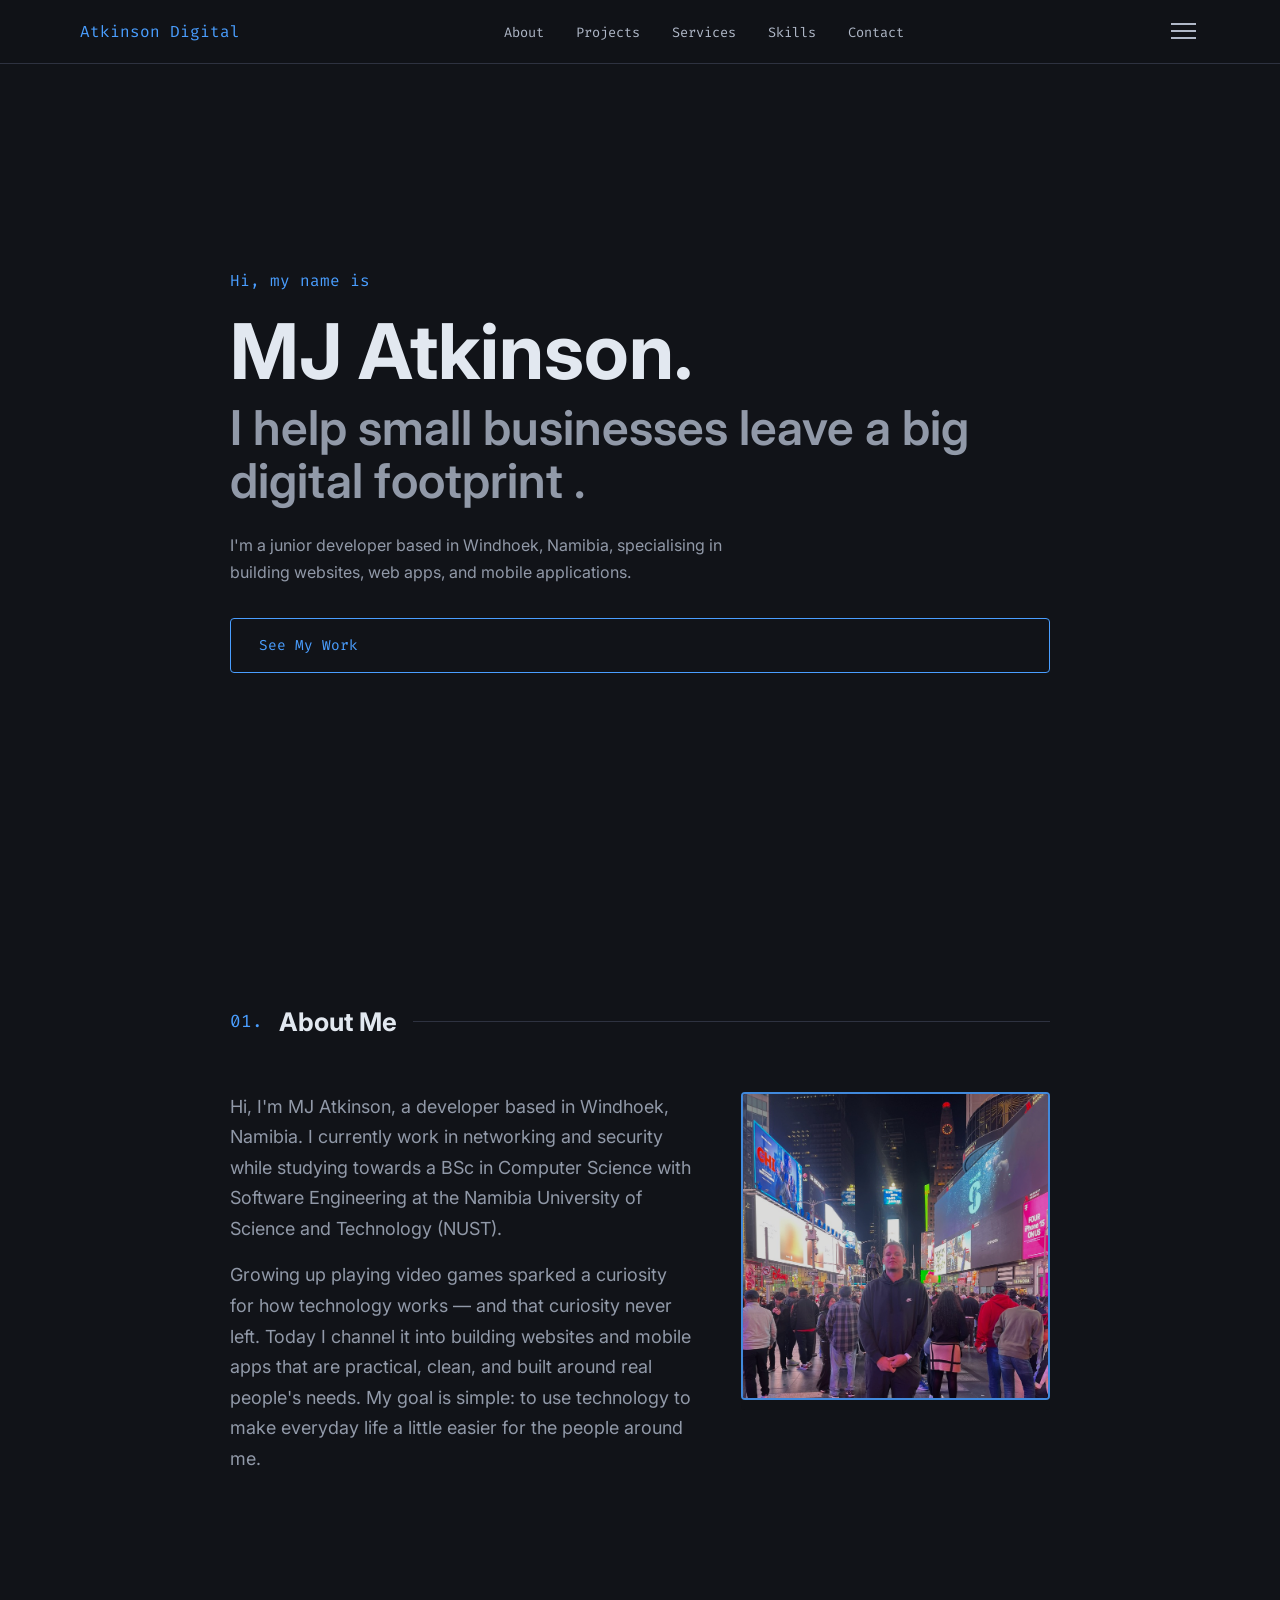
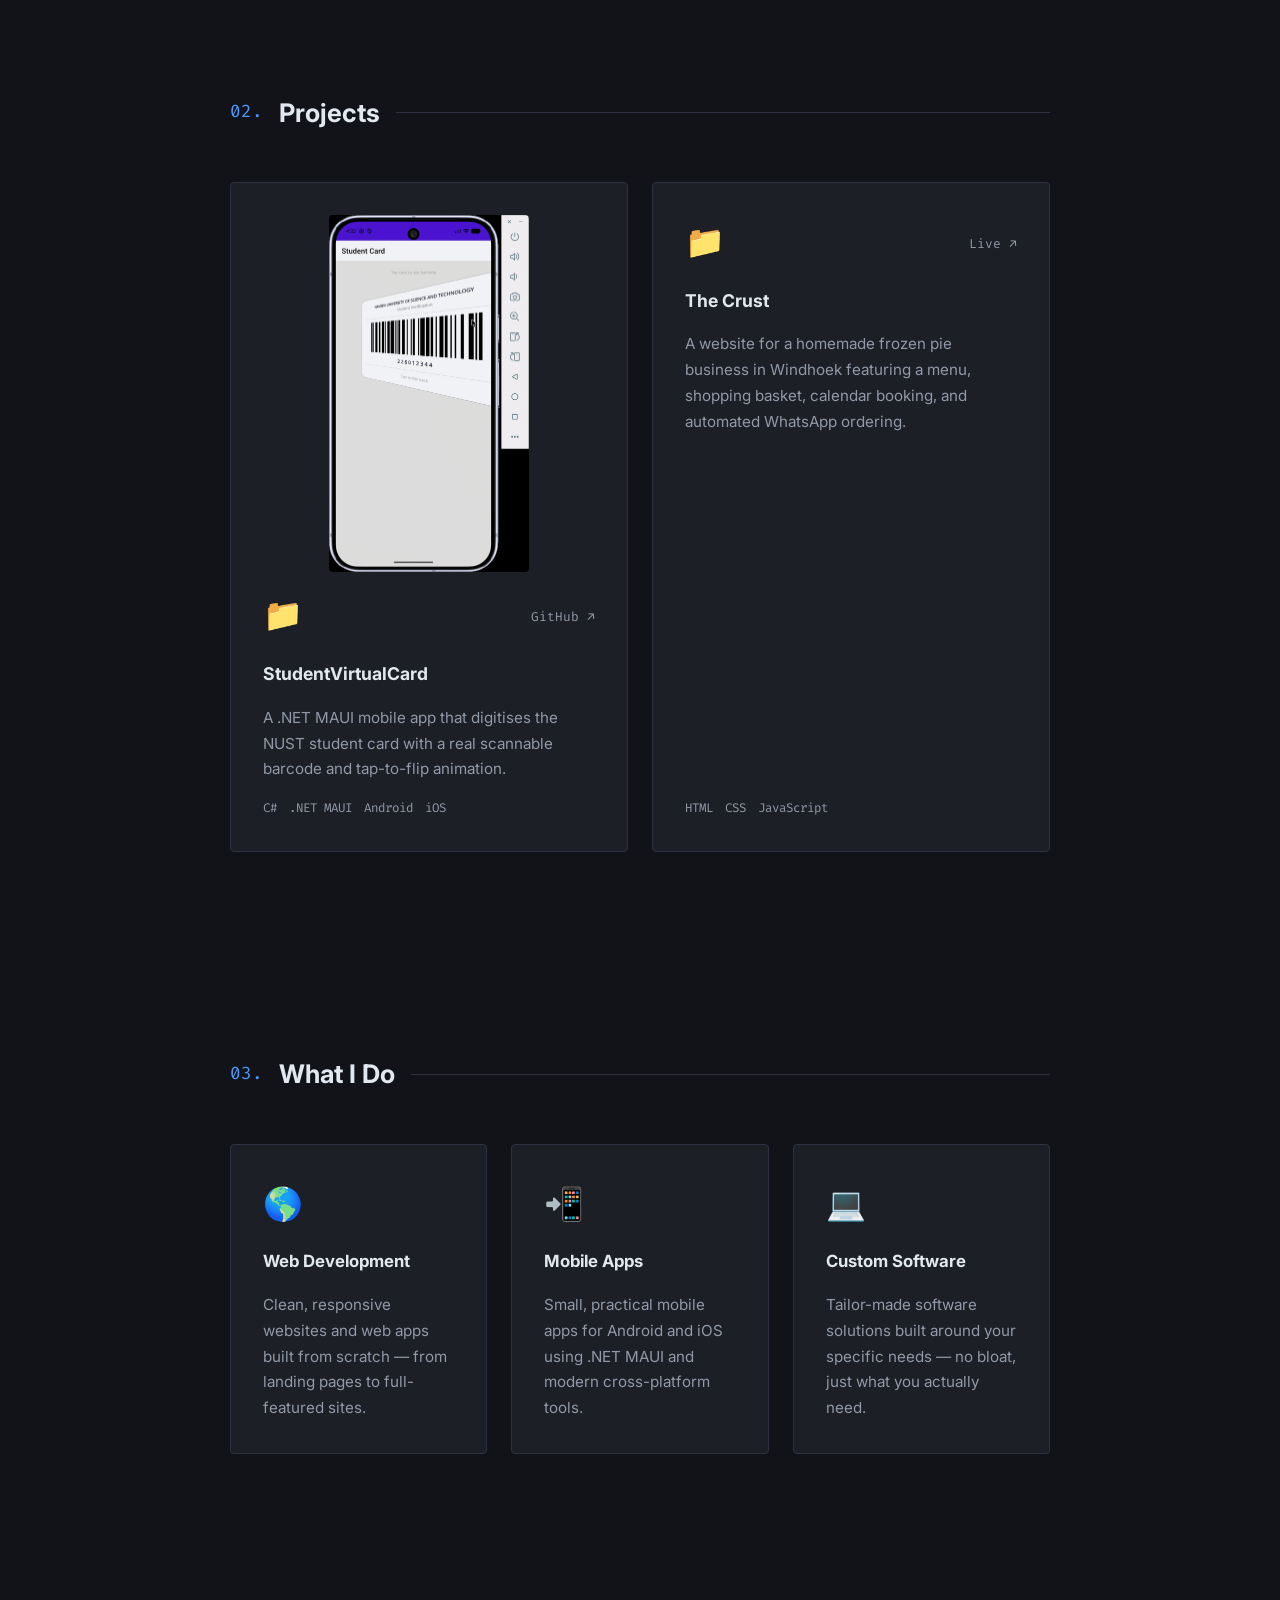
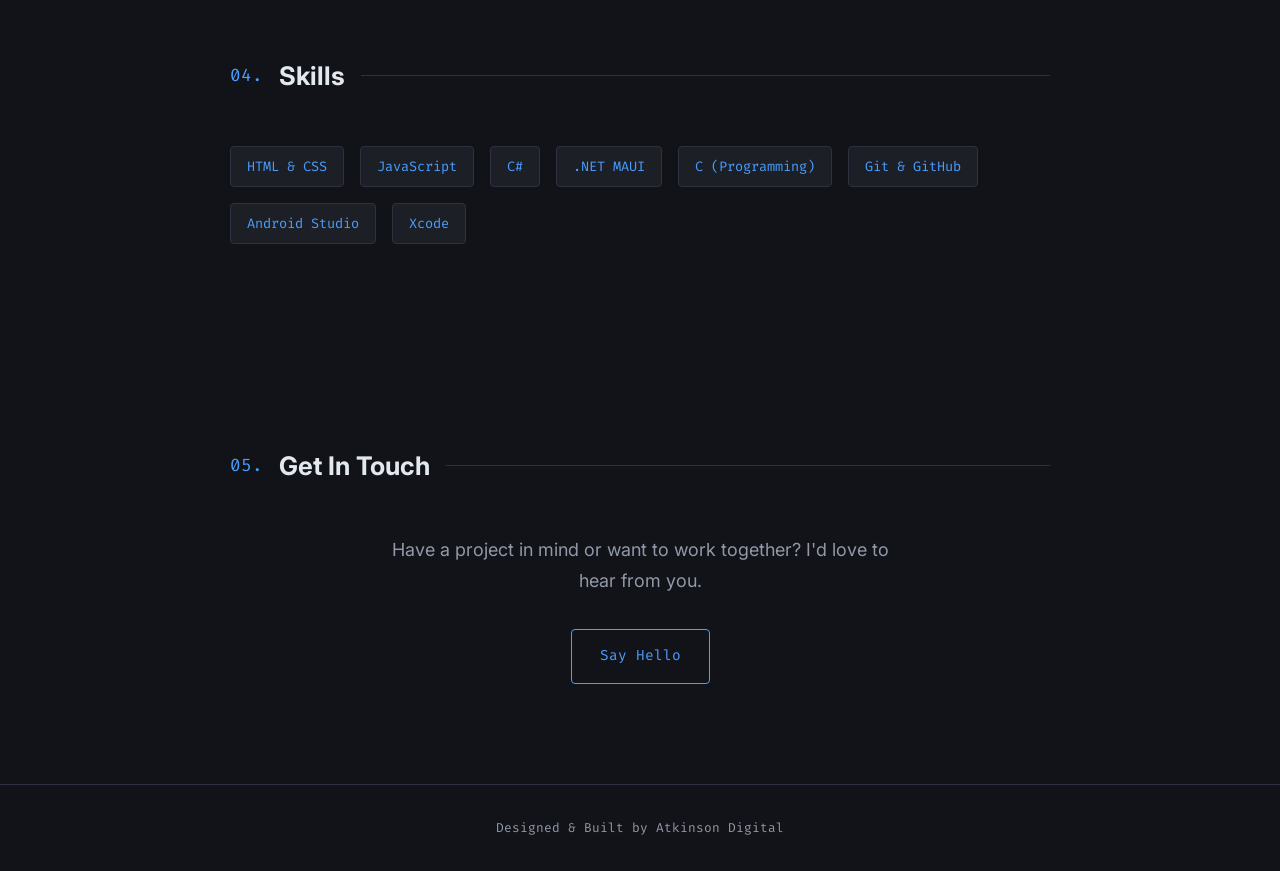
<file: index.html>
<!DOCTYPE html>
<html lang="en">
  <head>
    <meta charset="UTF-8" />
    <meta name="viewport" content="width=device-width, initial-scale=1.0" />
    <title>Atkinson Digital</title>
    <link rel="stylesheet" href="style.css" />
  </head>

  <body>

<!--  &lt;!&ndash; ====== PACKAGE SWITCHER ====== &ndash;&gt;-->
<!--<div class="package-switcher">-->
<!--  <p class="switcher-label">👀 See what you get:</p>-->
<!--  <div class="switcher-buttons">-->
<!--    <button class="switcher-btn" id="btn-basic" onclick="setPackage('basic')">-->
<!--      Basic -->
<!--    </button>-->
<!--    <button class="switcher-btn active" id="btn-standard" onclick="setPackage('standard')">-->
<!--      Standard -->
<!--    </button>-->
<!--    <button class="switcher-btn" id="btn-premium" onclick="setPackage('premium')">-->
<!--      Premium -->
<!--    </button>-->
<!--  </div>-->
<!--</div>-->


      

<!-- //cursor spotlight effect js -->
    <div class="spotlight"></div>

<!-- //nav bar -->
    <header>
      <nav>
        <span class="nav-logo">Atkinson Digital</span>
        <ul>
          <li><a href="#about">About</a></li>
          <li><a href="#projects">Projects</a></li>
          <li><a href="#services">Services</a></li>
          <li><a href="#skills">Skills</a></li>
          <li><a href="#contact">Contact</a></li>
        </ul>
        <button class="hamburger" id="hamburger">
          <span></span>
          <span></span>
          <span></span>
          </button>
      </nav>
    </header>

<!-- //hero section -->
    <section id="hero">
      <p class="hero-greeting">Hi, my name is</p>
      <h1>MJ Atkinson.</h1>
      <h2>I help small businesses leave a big digital footprint .</h2>
      <p class="hero-bio">
        I'm a junior developer based in Windhoek, Namibia, specialising in 
        building websites, web apps, and mobile applications.
      </p>
      <a href="#projects" class="btn">See My Work</a>
    </section>

<!-- //about section -->
    <section id="about">
      <h3 class="section-title"><span>01.</span> About Me</h3>
      <div class="about-content">
        <div class="about-text">
          <p>
            Hi, I'm MJ Atkinson, a developer based in Windhoek, Namibia. I currently work in networking and security while 
            studying towards a BSc in Computer Science with Software Engineering at the Namibia University of Science and Technology (NUST).

          <p> Growing up playing video games sparked a curiosity for how technology works — and that curiosity never left.
            Today I channel it into building websites and mobile apps that are practical, clean, and built around real 
            people's needs. My goal is simple: to use technology to make everyday life a little easier for the people around me.</p>
          </p>
        </div>
        <div class="about-image">
          <img src="profile.jpeg" alt="MJ Atkinson" class="profile-img" />
        </div>
      </div>
    </section>

<!-- //projects section -->
<section id="projects">
  <h3 class="section-title"><span>02.</span> Projects</h3>
  <div class="projects-grid">

    <div class="project-card">
      <img src="studentcard.gif" alt="StudentVirtualCard demo" class="project-gif" />
      <div class="project-top">
        <span class="folder-icon">&#128193;</span>
        <div class="project-links">
          <a href="https://github.com/mjatkinson2003-star/StudentVirtualCard" target="_blank">GitHub ↗</a>
        </div>
      </div>
      <h4>StudentVirtualCard</h4>
      <p>A .NET MAUI mobile app that digitises the NUST student card with a real scannable barcode and tap-to-flip animation.</p>
      <ul class="tech-list">
        <li>C#</li>
        <li>.NET MAUI</li>
        <li>Android</li>
        <li>iOS</li>
      </ul>
    </div>

    <div class="project-card">
      <div class="project-top">
        <span class="folder-icon">&#128193;</span>
        <div class="project-links">
          <a href="https://thecrust.netlify.app" target="_blank">Live ↗</a>
        </div>
      </div>
      <h4>The Crust</h4>
      <p>A website for a homemade frozen pie business in Windhoek featuring a menu, shopping basket, calendar booking, and automated WhatsApp ordering.</p>
      <ul class="tech-list">
        <li>HTML</li>
        <li>CSS</li>
        <li>JavaScript</li>
      </ul>
    </div>

  </div>
</section>

<!-- //services section -->
    <section id="services">
      <h3 class="section-title"><span>03.</span> What I Do</h3>
      <div class="services-grid">

        <div class="service-card">
          <span class="service-icon">&#127758;</span>
          <h4>Web Development</h4>
          <p>Clean, responsive websites and web apps built from scratch — from landing pages to full-featured sites.</p>
        </div>

        <div class="service-card">
          <span class="service-icon">&#128242;</span>
          <h4>Mobile Apps</h4>
          <p>Small, practical mobile apps for Android and iOS using .NET MAUI and modern cross-platform tools.</p>
        </div>

        <div class="service-card">
          <span class="service-icon">&#128187;</span>
          <h4>Custom Software</h4>
          <p>Tailor-made software solutions built around your specific needs — no bloat, just what you actually need.</p>
        </div>

      </div>
    </section>

<!-- //skills section -->
    <section id="skills">
      <h3 class="section-title"><span>04.</span> Skills</h3>
      <ul class="skills-list">
        <li>HTML & CSS</li>
        <li>JavaScript</li>
        <li>C#</li>
        <li>.NET MAUI</li>
        <li>C (Programming)</li>
        <li>Git & GitHub</li>
        <li>Android Studio</li>
        <li>Xcode</li>
      </ul>
    </section>

<!-- //contact section -->
    <section id="contact">
      <h3 class="section-title"><span>05.</span> Get In Touch</h3>
      <p>Have a project in mind or want to work together? I'd love to hear from you.</p>
      <a href="mailto:mjatkinsondigital@gmail.com?subject=Project%20Inquiry%20%F0%9F%94%A5&body=Hi%20MJ%2C%0A%0AI%20found%20your%20portfolio%20and%20I%27d%20love%20to%20discuss%20a%20project%20with%20you.%0A%0A" class="btn">
        Say Hello</a>
    </section>

<!-- //footer -->
    <footer>
      <p>Designed & Built by Atkinson Digital</p>
    </footer>

    <script src="script.js"></script>
  </body>
</html>
</file>
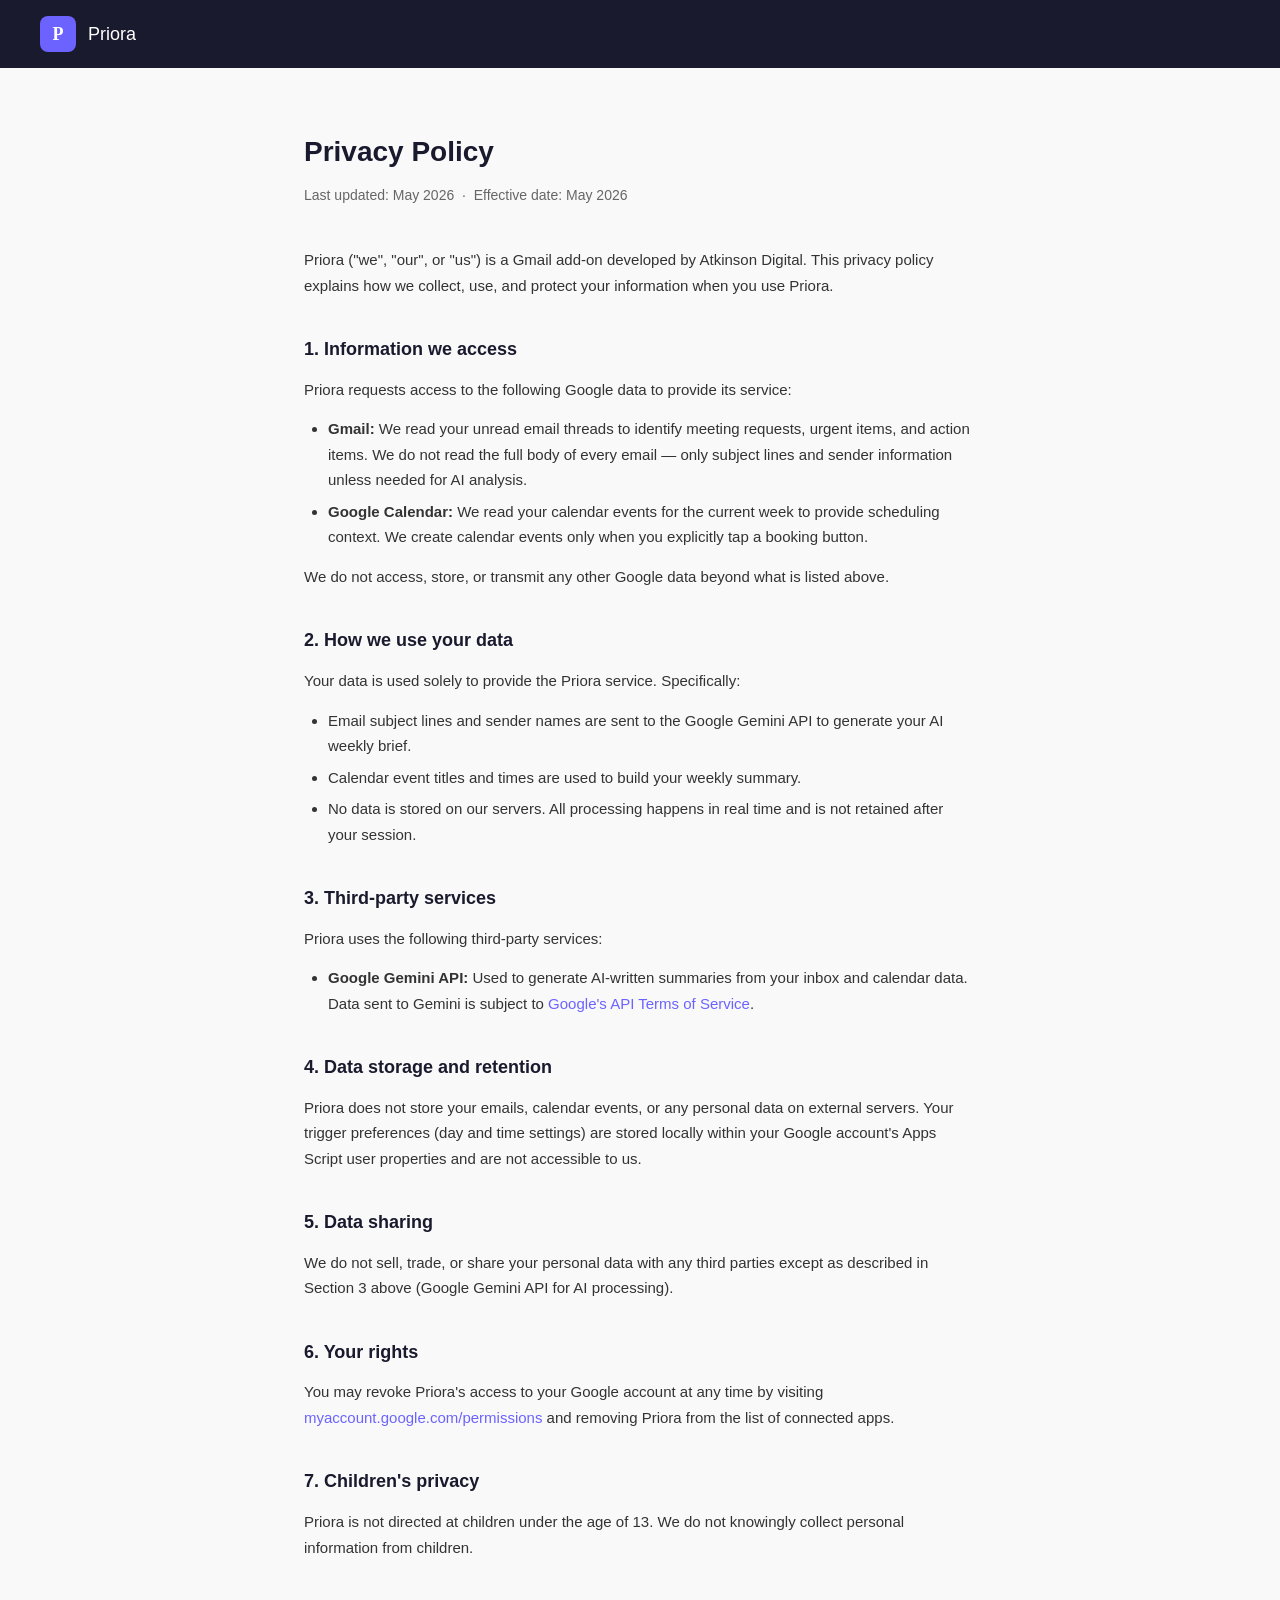
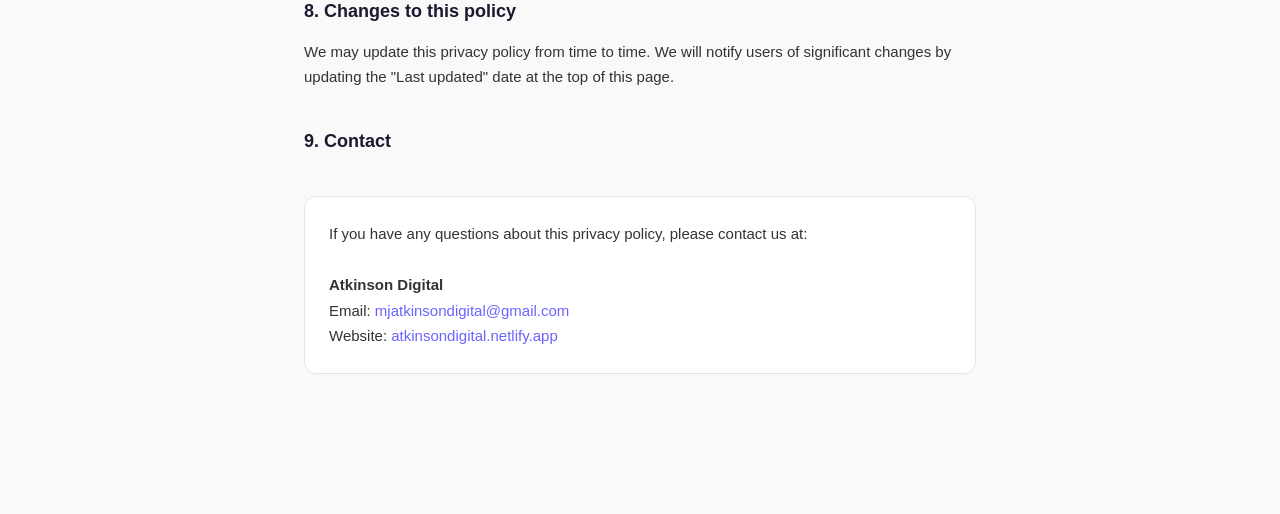
<file: priora-privacy.html>
<!DOCTYPE html>
<html lang="en">
<head>
<meta charset="UTF-8">
<meta name="viewport" content="width=device-width, initial-scale=1.0">
<title>Privacy Policy — Priora</title>
<style>
  * { margin: 0; padding: 0; box-sizing: border-box; }
  body { font-family: -apple-system, BlinkMacSystemFont, 'Segoe UI', sans-serif; background: #f9f9f9; color: #1a1a2e; line-height: 1.7; }
  .top-bar { background: #1a1a2e; padding: 16px 40px; display: flex; align-items: center; gap: 12px; }
  .logo { width: 36px; height: 36px; background: #6C63FF; border-radius: 8px; display: flex; align-items: center; justify-content: center; color: white; font-weight: 700; font-size: 18px; font-family: Georgia, serif; }
  .brand { color: white; font-size: 18px; font-weight: 500; }
  .container { max-width: 720px; margin: 60px auto; padding: 0 24px 80px; }
  h1 { font-size: 28px; font-weight: 600; margin-bottom: 8px; }
  .meta { font-size: 14px; color: #666; margin-bottom: 40px; }
  h2 { font-size: 18px; font-weight: 600; margin: 36px 0 12px; color: #1a1a2e; }
  p { font-size: 15px; color: #333; margin-bottom: 14px; }
  ul { padding-left: 24px; margin-bottom: 14px; }
  li { font-size: 15px; color: #333; margin-bottom: 6px; }
  a { color: #6C63FF; text-decoration: none; }
  .divider { border: none; border-top: 1px solid #e5e5e5; margin: 40px 0; }
  .contact-box { background: white; border: 1px solid #e5e5e5; border-radius: 12px; padding: 24px; margin-top: 40px; }
  .contact-box p { margin: 0; }
</style>
</head>
<body>

<div class="top-bar">
  <div class="logo">P</div>
  <span class="brand">Priora</span>
</div>

<div class="container">
  <h1>Privacy Policy</h1>
  <p class="meta">Last updated: May 2026 &nbsp;·&nbsp; Effective date: May 2026</p>

  <p>Priora ("we", "our", or "us") is a Gmail add-on developed by Atkinson Digital. This privacy policy explains how we collect, use, and protect your information when you use Priora.</p>

  <h2>1. Information we access</h2>
  <p>Priora requests access to the following Google data to provide its service:</p>
  <ul>
    <li><strong>Gmail:</strong> We read your unread email threads to identify meeting requests, urgent items, and action items. We do not read the full body of every email — only subject lines and sender information unless needed for AI analysis.</li>
    <li><strong>Google Calendar:</strong> We read your calendar events for the current week to provide scheduling context. We create calendar events only when you explicitly tap a booking button.</li>
  </ul>
  <p>We do not access, store, or transmit any other Google data beyond what is listed above.</p>

  <h2>2. How we use your data</h2>
  <p>Your data is used solely to provide the Priora service. Specifically:</p>
  <ul>
    <li>Email subject lines and sender names are sent to the Google Gemini API to generate your AI weekly brief.</li>
    <li>Calendar event titles and times are used to build your weekly summary.</li>
    <li>No data is stored on our servers. All processing happens in real time and is not retained after your session.</li>
  </ul>

  <h2>3. Third-party services</h2>
  <p>Priora uses the following third-party services:</p>
  <ul>
    <li><strong>Google Gemini API:</strong> Used to generate AI-written summaries from your inbox and calendar data. Data sent to Gemini is subject to <a href="https://ai.google.dev/terms" target="_blank">Google's API Terms of Service</a>.</li>
  </ul>

  <h2>4. Data storage and retention</h2>
  <p>Priora does not store your emails, calendar events, or any personal data on external servers. Your trigger preferences (day and time settings) are stored locally within your Google account's Apps Script user properties and are not accessible to us.</p>

  <h2>5. Data sharing</h2>
  <p>We do not sell, trade, or share your personal data with any third parties except as described in Section 3 above (Google Gemini API for AI processing).</p>

  <h2>6. Your rights</h2>
  <p>You may revoke Priora's access to your Google account at any time by visiting <a href="https://myaccount.google.com/permissions" target="_blank">myaccount.google.com/permissions</a> and removing Priora from the list of connected apps.</p>

  <h2>7. Children's privacy</h2>
  <p>Priora is not directed at children under the age of 13. We do not knowingly collect personal information from children.</p>

  <h2>8. Changes to this policy</h2>
  <p>We may update this privacy policy from time to time. We will notify users of significant changes by updating the "Last updated" date at the top of this page.</p>

  <h2>9. Contact</h2>
  <div class="contact-box">
    <p>If you have any questions about this privacy policy, please contact us at:<br><br>
    <strong>Atkinson Digital</strong><br>
    Email: <a href="mailto:mjatkinsondigital@gmail.com">mjatkinsondigital@gmail.com</a><br>
    Website: <a href="https://atkinsondigital.netlify.app" target="_blank">atkinsondigital.netlify.app</a>
    </p>
  </div>
</div>

</body>
</html>
</file>
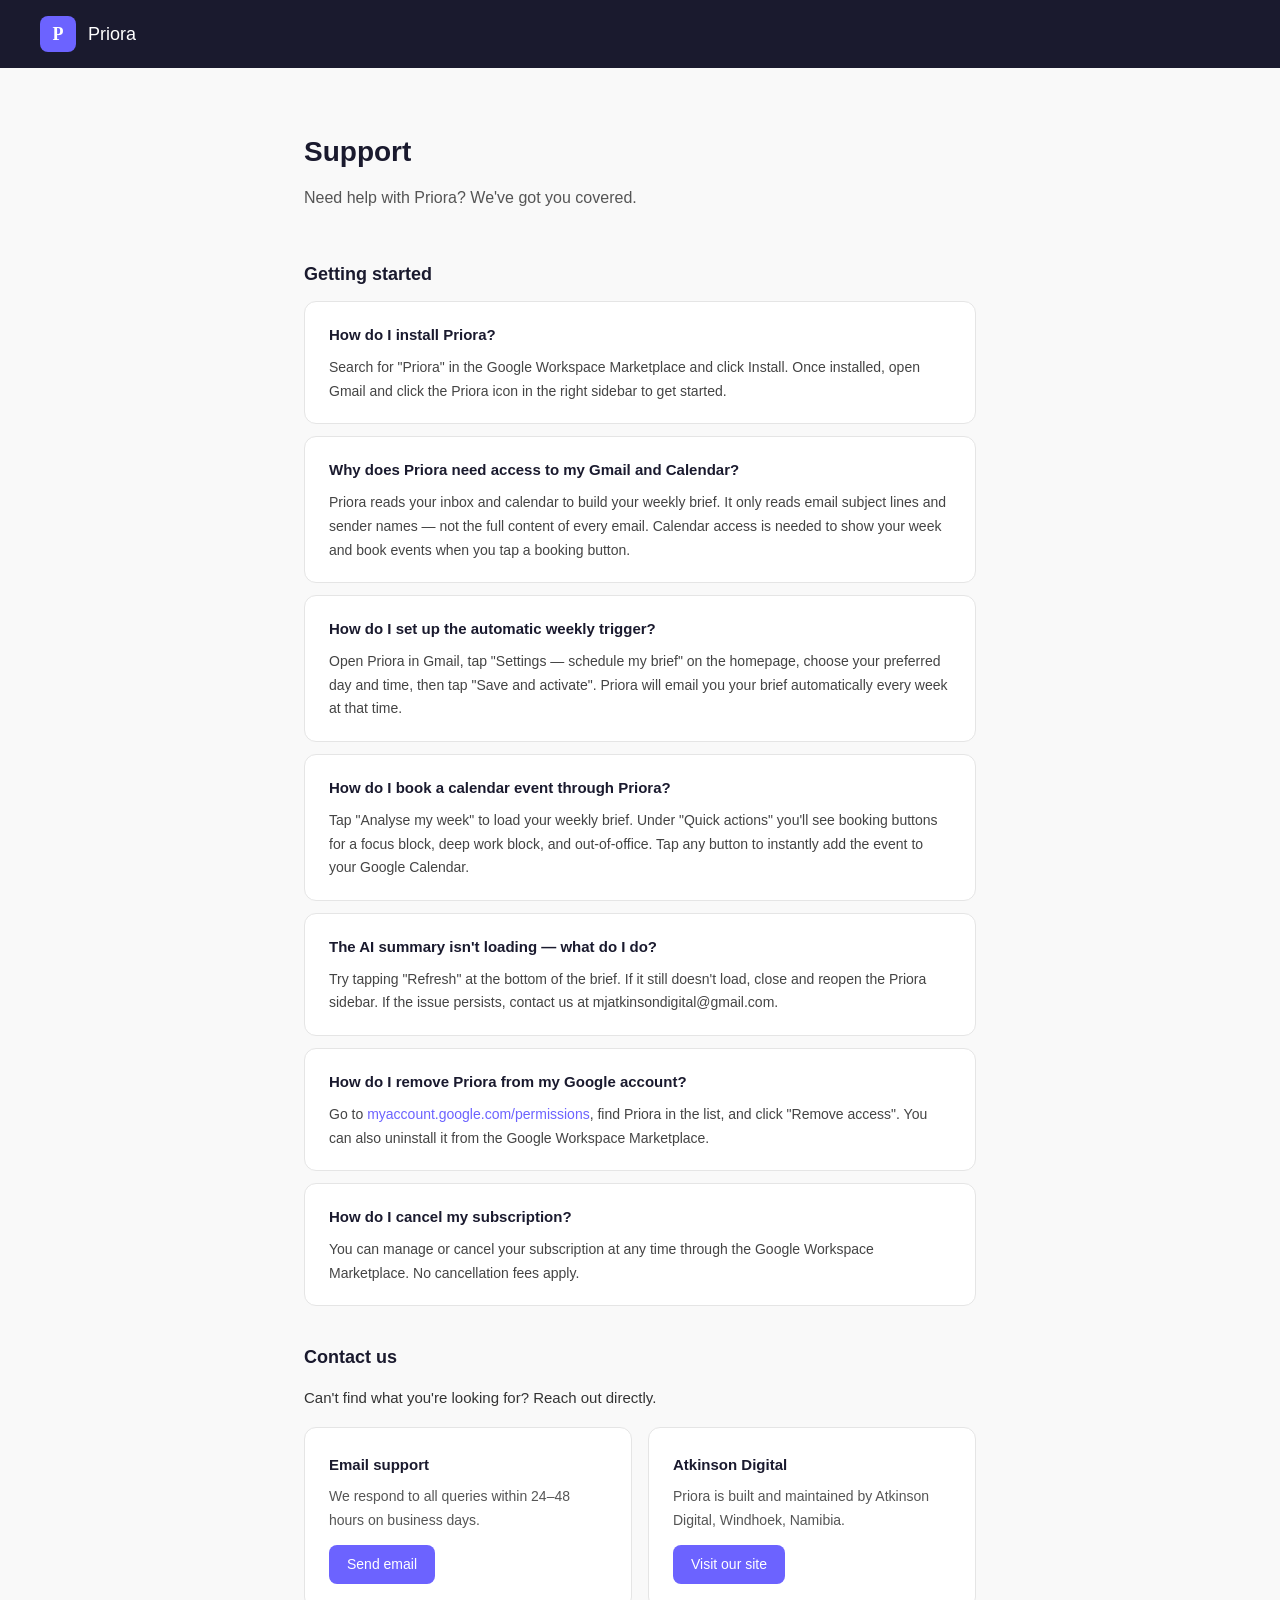
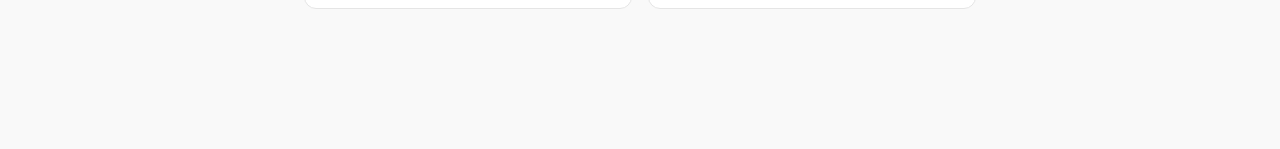
<file: priora-support.html>
<!DOCTYPE html>
<html lang="en">
<head>
<meta charset="UTF-8">
<meta name="viewport" content="width=device-width, initial-scale=1.0">
<title>Support — Priora</title>
<style>
  * { margin: 0; padding: 0; box-sizing: border-box; }
  body { font-family: -apple-system, BlinkMacSystemFont, 'Segoe UI', sans-serif; background: #f9f9f9; color: #1a1a2e; line-height: 1.7; }
  .top-bar { background: #1a1a2e; padding: 16px 40px; display: flex; align-items: center; gap: 12px; }
  .logo { width: 36px; height: 36px; background: #6C63FF; border-radius: 8px; display: flex; align-items: center; justify-content: center; color: white; font-weight: 700; font-size: 18px; font-family: Georgia, serif; }
  .brand { color: white; font-size: 18px; font-weight: 500; }
  .container { max-width: 720px; margin: 60px auto; padding: 0 24px 80px; }
  h1 { font-size: 28px; font-weight: 600; margin-bottom: 8px; }
  .subtitle { font-size: 16px; color: #555; margin-bottom: 48px; }
  h2 { font-size: 18px; font-weight: 600; margin: 36px 0 12px; color: #1a1a2e; }
  p { font-size: 15px; color: #333; margin-bottom: 14px; }
  .faq { background: white; border: 1px solid #e5e5e5; border-radius: 12px; padding: 20px 24px; margin-bottom: 12px; }
  .faq h3 { font-size: 15px; font-weight: 600; margin-bottom: 8px; color: #1a1a2e; }
  .faq p { margin: 0; font-size: 14px; color: #444; }
  .contact-grid { display: grid; grid-template-columns: 1fr 1fr; gap: 16px; margin-top: 16px; }
  .contact-card { background: white; border: 1px solid #e5e5e5; border-radius: 12px; padding: 24px; }
  .contact-card h3 { font-size: 15px; font-weight: 600; margin-bottom: 8px; }
  .contact-card p { font-size: 14px; color: #555; margin: 0 0 12px; }
  .contact-card a { display: inline-block; background: #6C63FF; color: white; padding: 8px 18px; border-radius: 8px; font-size: 14px; text-decoration: none; }
  a { color: #6C63FF; text-decoration: none; }
  @media (max-width: 600px) { .contact-grid { grid-template-columns: 1fr; } .top-bar { padding: 16px 20px; } }
</style>
</head>
<body>

<div class="top-bar">
  <div class="logo">P</div>
  <span class="brand">Priora</span>
</div>

<div class="container">
  <h1>Support</h1>
  <p class="subtitle">Need help with Priora? We've got you covered.</p>

  <h2>Getting started</h2>

  <div class="faq">
    <h3>How do I install Priora?</h3>
    <p>Search for "Priora" in the Google Workspace Marketplace and click Install. Once installed, open Gmail and click the Priora icon in the right sidebar to get started.</p>
  </div>

  <div class="faq">
    <h3>Why does Priora need access to my Gmail and Calendar?</h3>
    <p>Priora reads your inbox and calendar to build your weekly brief. It only reads email subject lines and sender names — not the full content of every email. Calendar access is needed to show your week and book events when you tap a booking button.</p>
  </div>

  <div class="faq">
    <h3>How do I set up the automatic weekly trigger?</h3>
    <p>Open Priora in Gmail, tap "Settings — schedule my brief" on the homepage, choose your preferred day and time, then tap "Save and activate". Priora will email you your brief automatically every week at that time.</p>
  </div>

  <div class="faq">
    <h3>How do I book a calendar event through Priora?</h3>
    <p>Tap "Analyse my week" to load your weekly brief. Under "Quick actions" you'll see booking buttons for a focus block, deep work block, and out-of-office. Tap any button to instantly add the event to your Google Calendar.</p>
  </div>

  <div class="faq">
    <h3>The AI summary isn't loading — what do I do?</h3>
    <p>Try tapping "Refresh" at the bottom of the brief. If it still doesn't load, close and reopen the Priora sidebar. If the issue persists, contact us at mjatkinsondigital@gmail.com.</p>
  </div>

  <div class="faq">
    <h3>How do I remove Priora from my Google account?</h3>
    <p>Go to <a href="https://myaccount.google.com/permissions" target="_blank">myaccount.google.com/permissions</a>, find Priora in the list, and click "Remove access". You can also uninstall it from the Google Workspace Marketplace.</p>
  </div>

  <div class="faq">
    <h3>How do I cancel my subscription?</h3>
    <p>You can manage or cancel your subscription at any time through the Google Workspace Marketplace. No cancellation fees apply.</p>
  </div>

  <h2>Contact us</h2>
  <p>Can't find what you're looking for? Reach out directly.</p>

  <div class="contact-grid">
    <div class="contact-card">
      <h3>Email support</h3>
      <p>We respond to all queries within 24–48 hours on business days.</p>
      <a href="mailto:mjatkinsondigital@gmail.com">Send email</a>
    </div>
    <div class="contact-card">
      <h3>Atkinson Digital</h3>
      <p>Priora is built and maintained by Atkinson Digital, Windhoek, Namibia.</p>
      <a href="https://atkinsondigital.netlify.app" target="_blank">Visit our site</a>
    </div>
  </div>

</div>

</body>
</html>
</file>
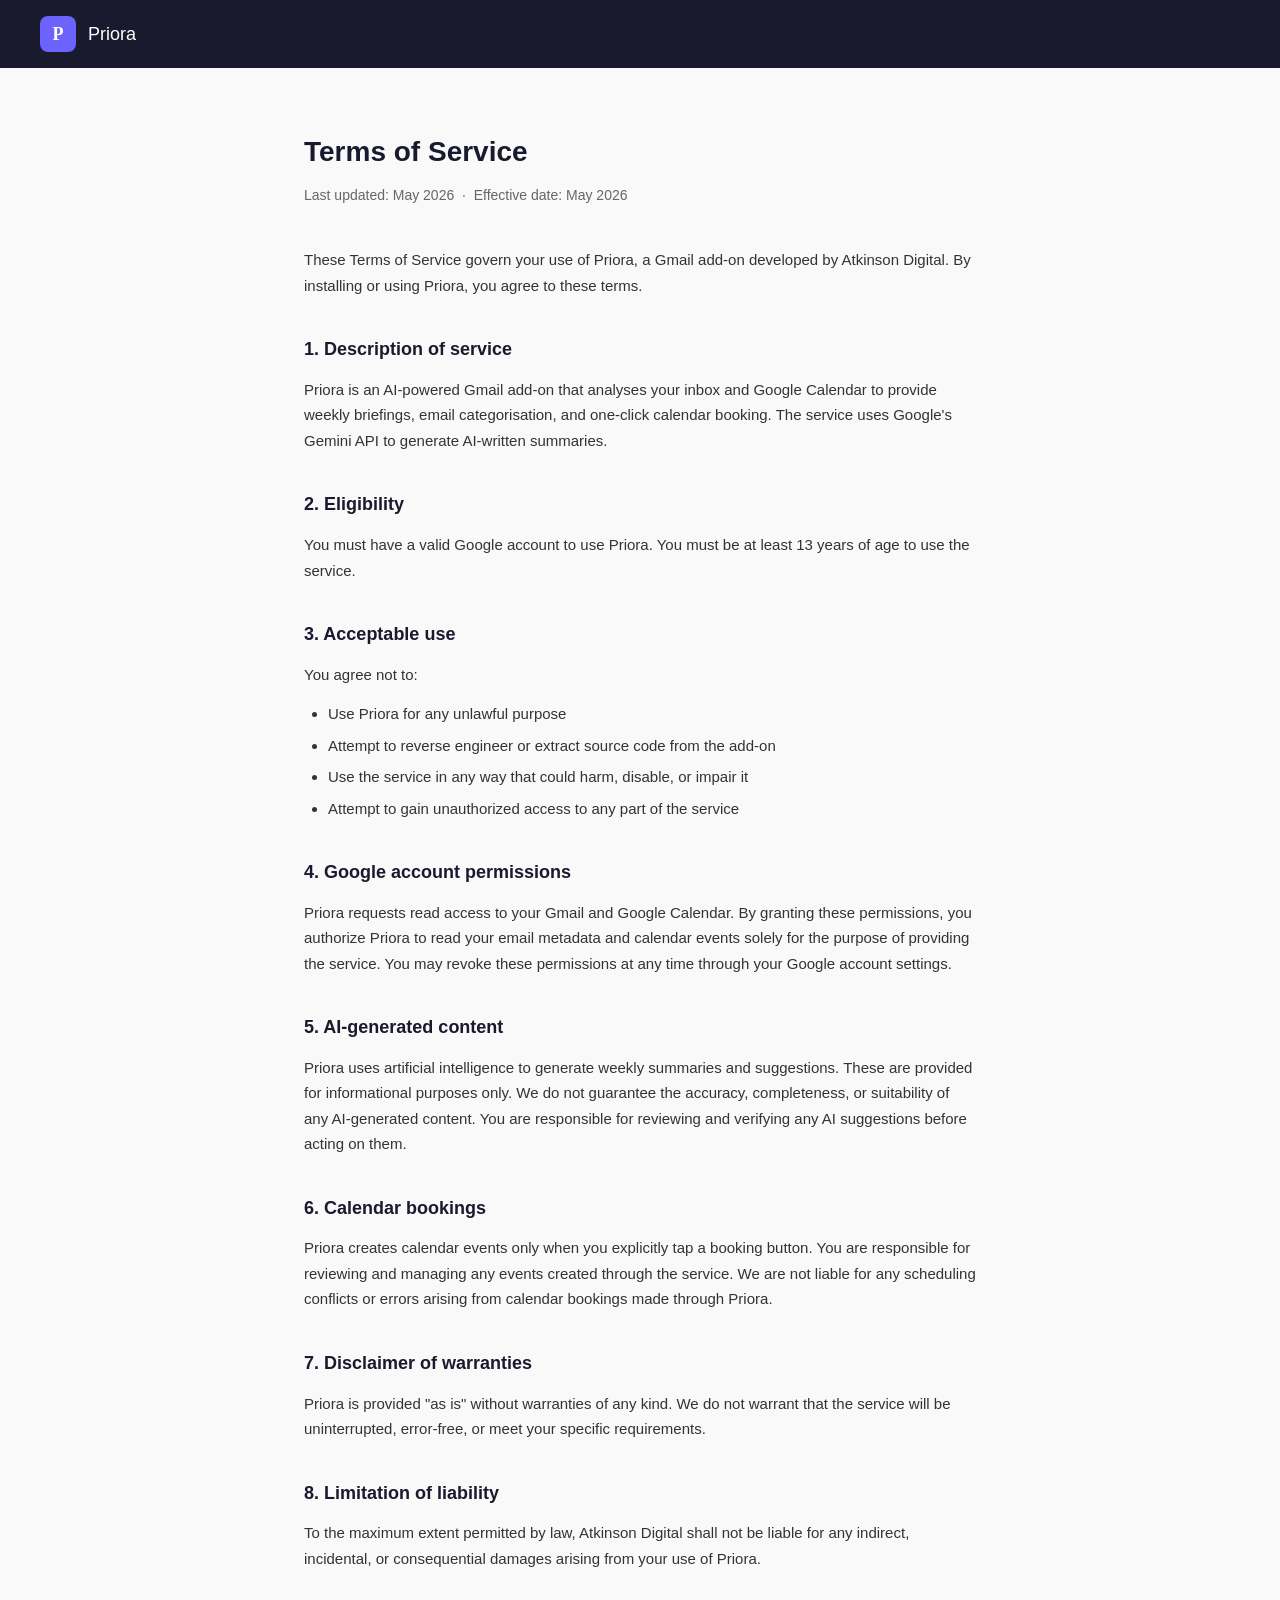
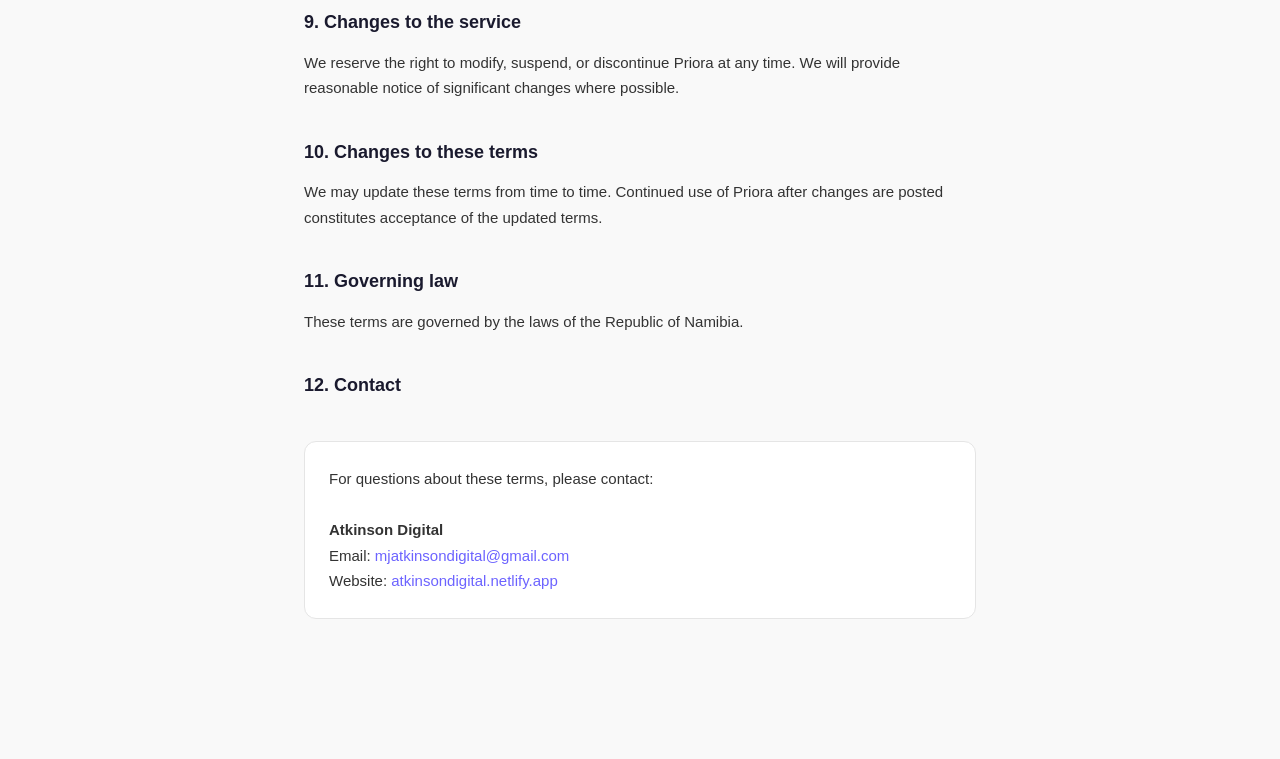
<file: priora-terms.html>
<!DOCTYPE html>
<html lang="en">
<head>
<meta charset="UTF-8">
<meta name="viewport" content="width=device-width, initial-scale=1.0">
<title>Terms of Service — Priora</title>
<style>
  * { margin: 0; padding: 0; box-sizing: border-box; }
  body { font-family: -apple-system, BlinkMacSystemFont, 'Segoe UI', sans-serif; background: #f9f9f9; color: #1a1a2e; line-height: 1.7; }
  .top-bar { background: #1a1a2e; padding: 16px 40px; display: flex; align-items: center; gap: 12px; }
  .logo { width: 36px; height: 36px; background: #6C63FF; border-radius: 8px; display: flex; align-items: center; justify-content: center; color: white; font-weight: 700; font-size: 18px; font-family: Georgia, serif; }
  .brand { color: white; font-size: 18px; font-weight: 500; }
  .container { max-width: 720px; margin: 60px auto; padding: 0 24px 80px; }
  h1 { font-size: 28px; font-weight: 600; margin-bottom: 8px; }
  .meta { font-size: 14px; color: #666; margin-bottom: 40px; }
  h2 { font-size: 18px; font-weight: 600; margin: 36px 0 12px; color: #1a1a2e; }
  p { font-size: 15px; color: #333; margin-bottom: 14px; }
  ul { padding-left: 24px; margin-bottom: 14px; }
  li { font-size: 15px; color: #333; margin-bottom: 6px; }
  a { color: #6C63FF; text-decoration: none; }
  .contact-box { background: white; border: 1px solid #e5e5e5; border-radius: 12px; padding: 24px; margin-top: 40px; }
  .contact-box p { margin: 0; }
</style>
</head>
<body>

<div class="top-bar">
  <div class="logo">P</div>
  <span class="brand">Priora</span>
</div>

<div class="container">
  <h1>Terms of Service</h1>
  <p class="meta">Last updated: May 2026 &nbsp;·&nbsp; Effective date: May 2026</p>

  <p>These Terms of Service govern your use of Priora, a Gmail add-on developed by Atkinson Digital. By installing or using Priora, you agree to these terms.</p>

  <h2>1. Description of service</h2>
  <p>Priora is an AI-powered Gmail add-on that analyses your inbox and Google Calendar to provide weekly briefings, email categorisation, and one-click calendar booking. The service uses Google's Gemini API to generate AI-written summaries.</p>

  <h2>2. Eligibility</h2>
  <p>You must have a valid Google account to use Priora. You must be at least 13 years of age to use the service.</p>

  <h2>3. Acceptable use</h2>
  <p>You agree not to:</p>
  <ul>
    <li>Use Priora for any unlawful purpose</li>
    <li>Attempt to reverse engineer or extract source code from the add-on</li>
    <li>Use the service in any way that could harm, disable, or impair it</li>
    <li>Attempt to gain unauthorized access to any part of the service</li>
  </ul>

  <h2>4. Google account permissions</h2>
  <p>Priora requests read access to your Gmail and Google Calendar. By granting these permissions, you authorize Priora to read your email metadata and calendar events solely for the purpose of providing the service. You may revoke these permissions at any time through your Google account settings.</p>

  <h2>5. AI-generated content</h2>
  <p>Priora uses artificial intelligence to generate weekly summaries and suggestions. These are provided for informational purposes only. We do not guarantee the accuracy, completeness, or suitability of any AI-generated content. You are responsible for reviewing and verifying any AI suggestions before acting on them.</p>

  <h2>6. Calendar bookings</h2>
  <p>Priora creates calendar events only when you explicitly tap a booking button. You are responsible for reviewing and managing any events created through the service. We are not liable for any scheduling conflicts or errors arising from calendar bookings made through Priora.</p>

  <h2>7. Disclaimer of warranties</h2>
  <p>Priora is provided "as is" without warranties of any kind. We do not warrant that the service will be uninterrupted, error-free, or meet your specific requirements.</p>

  <h2>8. Limitation of liability</h2>
  <p>To the maximum extent permitted by law, Atkinson Digital shall not be liable for any indirect, incidental, or consequential damages arising from your use of Priora.</p>

  <h2>9. Changes to the service</h2>
  <p>We reserve the right to modify, suspend, or discontinue Priora at any time. We will provide reasonable notice of significant changes where possible.</p>

  <h2>10. Changes to these terms</h2>
  <p>We may update these terms from time to time. Continued use of Priora after changes are posted constitutes acceptance of the updated terms.</p>

  <h2>11. Governing law</h2>
  <p>These terms are governed by the laws of the Republic of Namibia.</p>

  <h2>12. Contact</h2>
  <div class="contact-box">
    <p>For questions about these terms, please contact:<br><br>
    <strong>Atkinson Digital</strong><br>
    Email: <a href="mailto:mjatkinsondigital@gmail.com">mjatkinsondigital@gmail.com</a><br>
    Website: <a href="https://atkinsondigital.netlify.app" target="_blank">atkinsondigital.netlify.app</a>
    </p>
  </div>
</div>

</body>
</html>
</file>
<file: style.css>
/* google fonts */
@import url('https://fonts.googleapis.com/css2?family=Fira+Code:wght@400;500&family=Inter:wght@300;400;600;700&display=swap');

/* css variables */
:root {
  --bg:          #111318;
  --bg-light:    #1c1f26;
  --bg-border:   #2e3240;
  --text-muted:  #9199a8;
  --text-light:  #b0b8c8;
  --text-white:  #e2e8f0;
  --accent:      #4a9eff;
  --font-mono:   'Fira Code', monospace;
  --font-main:   'Inter', sans-serif;
}

/* reset */
*, *::before, *::after {
  margin: 0;
  padding: 0;
  box-sizing: border-box;
}

html {
  scroll-behavior: smooth;
}

body {
  background-color: var(--bg);
  color: var(--text-muted);
  font-family: var(--font-main);
  font-size: 18px;
  line-height: 1.7;
  overflow-x: hidden;
}

/* spotlight cursor */
body::before {
  content: '';
  position: fixed;
  top: 0;
  left: 0;
  width: 100vw;
  height: 100vh;
  pointer-events: none;
  z-index: 0;
  background: radial-gradient(
    600px circle at var(--x, -9999px) var(--y, -9999px),
    rgba(74, 158, 255, 0.08),
    transparent 80%
  );
}

/* navigation */
header {
  position: fixed;
  top: 0;
  left: 0;
  width: 100%;
  z-index: 100;
  background: rgba(17, 19, 24, 0.85);
  backdrop-filter: blur(10px);
  border-bottom: 1px solid var(--bg-border);
}

nav {
  display: flex;
  justify-content: space-between;
  align-items: center;
  padding: 1rem 2.5rem;
  max-width: 1200px;
  margin: 0 auto;
}

.nav-logo {
  font-family: var(--font-mono);
  color: var(--accent);
  font-size: 1rem;
}

nav ul {
  display: flex;
  gap: 2rem;
  list-style: none;
}

nav ul a {
  font-family: var(--font-mono);
  font-size: 0.85rem;
  color: var(--text-light);
  text-decoration: none;
  transition: color 0.2s;
}

nav ul a:hover,
nav ul a.active {
  color: var(--accent);
}

/* hero */
#hero {
  min-height: 100vh;
  display: flex;
  flex-direction: column;
  justify-content: center;
  padding: 140px 2.5rem 100px;
}

.hero-greeting {
  font-family: var(--font-mono);
  color: var(--accent);
  font-size: 1rem;
  margin-bottom: 1rem;
}

#hero h1 {
  font-size: clamp(2.5rem, 6vw, 5rem);
  color: var(--text-white);
  font-weight: 700;
  line-height: 1.1;
}

#hero h2 {
  font-size: clamp(1.5rem, 4vw, 3rem);
  color: var(--text-muted);
  font-weight: 600;
  line-height: 1.1;
  margin-top: 0.5rem;
}

.hero-bio {
  max-width: 520px;
  margin: 1.5rem 0 2rem;
  color: var(--text-muted);
  font-size: 1rem;
}

/* button */
.btn {
  display: inline-block;
  padding: 0.9rem 1.75rem;
  border: 1px solid var(--accent);
  border-radius: 4px;
  color: var(--accent);
  font-family: var(--font-mono);
  font-size: 0.9rem;
  text-decoration: none;
  transition: background 0.2s;
}

.btn:hover {
  background: rgba(74, 158, 255, 0.08);
}

/* sections general */
section {
  max-width: 900px;
  margin: 0 auto;
  padding: 100px 2.5rem;
  position: relative;
  z-index: 1;
}

/* section titles */
.section-title {
  display: flex;
  align-items: center;
  gap: 1rem;
  font-size: 1.6rem;
  color: var(--text-white);
  margin-bottom: 3rem;
  white-space: nowrap;
}

.section-title span {
  font-family: var(--font-mono);
  color: var(--accent);
  font-size: 1.1rem;
  font-weight: 400;
}

.section-title::after {
  content: '';
  display: block;
  width: 100%;
  height: 1px;
  background: var(--bg-border);
}

/* about */
.about-content {
  display: grid;
  grid-template-columns: 3fr 2fr;
  gap: 3rem;
  align-items: start;
}

.about-text p {
  margin-bottom: 1rem;
  color: var(--text-muted);
}

.image-placeholder {
  width: 100%;
  aspect-ratio: 1;
  background: var(--bg-light);
  border: 2px solid var(--accent);
  border-radius: 4px;
}

/* projects */
.projects-grid {
  display: grid;
  grid-template-columns: repeat(auto-fit, minmax(280px, 1fr));
  gap: 1.5rem;
}

.project-card {
  background: var(--bg-light);
  border: 1px solid var(--bg-border);
  border-radius: 4px;
  padding: 2rem;
  display: flex;
  flex-direction: column;
  gap: 1rem;
  transition: transform 0.2s, border-color 0.2s;
  cursor: default;
}

.project-card:hover {
  transform: translateY(-6px);
  border-color: var(--accent);
}

.folder-icon {
  font-size: 2rem;
}

.project-card h4 {
  color: var(--text-white);
  font-size: 1.1rem;
}

.project-card p {
  color: var(--text-muted);
  font-size: 0.95rem;
  flex: 1;
}

.tech-list {
  display: flex;
  flex-wrap: wrap;
  gap: 0.75rem;
  list-style: none;
  font-family: var(--font-mono);
  font-size: 0.78rem;
  color: var(--text-muted);
  margin-top: auto;
}

/* services */
.services-grid {
  display: grid;
  grid-template-columns: repeat(auto-fit, minmax(240px, 1fr));
  gap: 1.5rem;
}

.service-card {
  background: var(--bg-light);
  border: 1px solid var(--bg-border);
  border-radius: 4px;
  padding: 2rem;
  display: flex;
  flex-direction: column;
  gap: 1rem;
  transition: transform 0.2s, border-color 0.2s;
}

.service-card:hover {
  transform: translateY(-6px);
  border-color: var(--accent);
}

.service-icon {
  font-size: 2rem;
}

.service-card h4 {
  color: var(--text-white);
  font-size: 1.05rem;
}

.service-card p {
  color: var(--text-muted);
  font-size: 0.95rem;
}

/* skills */
.skills-list {
  display: flex;
  flex-wrap: wrap;
  gap: 1rem;
  list-style: none;
}

.skills-list li {
  font-family: var(--font-mono);
  font-size: 0.85rem;
  color: var(--accent);
  padding: 0.5rem 1rem;
  border: 1px solid var(--bg-border);
  border-radius: 4px;
  background: var(--bg-light);
  transition: border-color 0.2s;
}

.skills-list li:hover {
  border-color: var(--accent);
}

/* contact */
#contact {
  text-align: center;
}

#contact h3 {
  justify-content: center;
}

#contact p {
  max-width: 520px;
  margin: 0 auto 2rem;
  color: var(--text-muted);
}

/* footer */
footer {
  text-align: center;
  padding: 2rem;
  font-family: var(--font-mono);
  font-size: 0.8rem;
  color: var(--text-muted);
  border-top: 1px solid var(--bg-border);
  position: relative;
  z-index: 1;
}

/* fade in on scroll */
.fade-in {
  opacity: 0;
  transform: translateY(20px);
  transition: opacity 0.5s ease, transform 0.5s ease;
}

.fade-in.visible {
  opacity: 1;
  transform: translateY(0);
}

.profile-img {
  width: 100%;
  aspect-ratio: 1;
  object-fit: cover;
  object-position: center top;
  border: 2px solid var(--accent);
  border-radius: 4px;
}

.about-image {
  position: relative;
}

.about-image::after {
  content: '';
  position: absolute;
  inset: 0;
  background: rgba(17, 19, 24, 0.15);
  border-radius: 4px;
}

/* mobile responsive */
@media (max-width: 768px) {

  nav ul {
    display: none;
  }

  #hero {
    padding: 120px 1.5rem 60px;
  }

  section {
    padding: 80px 1.5rem;
  }

  .about-content {
    grid-template-columns: 1fr;
  }

  .about-image {
    max-width: 280px;
    margin: 0 auto;
  }

  .projects-grid {
    grid-template-columns: 1fr;
  }

  .services-grid {
    grid-template-columns: 1fr;
  }

  .section-title {
    font-size: 1.3rem;
  }

}

.hamburger {
    display: flex;
    flex-direction: column;
    gap: 5px;
    background: none;
    border: none;
    cursor: pointer;
    padding: 4px;
  }

  .hamburger span {
    display: block;
    width: 25px;
    height: 2px;
    background: var(--text-light);
    transition: all 0.3s;
  }

  nav ul.open {
    display: flex;
    flex-direction: column;
    position: absolute;
    top: 100%;
    left: 0;
    width: 100%;
    background: rgba(17, 19, 24, 0.98);
    padding: 1.5rem 2.5rem;
    gap: 1.5rem;
    border-bottom: 1px solid var(--bg-border);
  }

  /* project links */
.project-top {
  display: flex;
  justify-content: space-between;
  align-items: center;
}

.project-links a {
  font-family: var(--font-mono);
  font-size: 0.8rem;
  color: var(--text-muted);
  text-decoration: none;
  transition: color 0.2s;
}

.project-links a:hover {
  color: var(--accent);
}

.project-gif {
  width: 60%;
  display: block;
  margin: 0 auto;
  border-radius: 4px;
  object-fit: contain;
}


/* ===== PACKAGE SWITCHER ===== */
.package-switcher {
  position: fixed;
  bottom: 2rem;
  left: 50%;
  transform: translateX(-50%);
  z-index: 200;
  display: flex;
  flex-direction: column;
  align-items: center;
  gap: 0.75rem;
}

.switcher-label {
  font-family: var(--font-mono);
  font-size: 0.75rem;
  color: var(--text-muted);
  text-align: center;
}

.switcher-buttons {
  display: flex;
  gap: 0.5rem;
  background: rgba(17, 19, 24, 0.95);
  border: 1px solid var(--bg-border);
  border-radius: 50px;
  padding: 0.4rem;
  backdrop-filter: blur(10px);
}

.switcher-btn {
  font-family: var(--font-mono);
  font-size: 0.78rem;
  color: var(--text-muted);
  background: none;
  border: none;
  padding: 0.5rem 1.25rem;
  border-radius: 50px;
  cursor: pointer;
  transition: all 0.2s;
  display: flex;
  flex-direction: column;
  align-items: center;
  gap: 2px;
}

.switcher-btn span {
  font-size: 0.65rem;
  color: var(--text-muted);
  transition: color 0.2s;
}

.switcher-btn:hover {
  color: var(--text-white);
}

.switcher-btn.active {
  background: var(--bg-light);
  color: var(--accent);
  border: 1px solid var(--bg-border);
}

.switcher-btn.active span {
  color: var(--accent);
}



/* ===== PACKAGE BANNER ===== */
#pkg-banner {
  position: fixed;
  top: 80px;
  left: 50%;
  transform: translateX(-50%);
  background: rgba(17, 19, 24, 0.95);
  border: 1px solid var(--accent);
  color: var(--text-light);
  font-family: var(--font-mono);
  font-size: 0.8rem;
  padding: 0.75rem 1.5rem;
  border-radius: 50px;
  z-index: 200;
  white-space: nowrap;
  backdrop-filter: blur(10px);
  transition: opacity 0.4s ease;
}



/* ===== BASIC PACKAGE MODE ===== */
body.pkg-basic #about,
body.pkg-basic #projects,
body.pkg-basic #services,
body.pkg-basic #skills {
  display: none;
}

body.pkg-basic nav ul {
  display: none;
}

body.pkg-basic #hero {
  min-height: 100vh;
  display: flex;
  flex-direction: column;
  justify-content: center;
}

body.pkg-basic #hero h1 {
  font-size: clamp(2rem, 5vw, 4rem);
}

body.pkg-basic #hero h2 {
  display: none;
}

body.pkg-basic .hero-bio {
  display: none;
}

body.pkg-basic #contact {
  padding: 40px 2.5rem;
}

body.pkg-basic footer {
  border-top: 1px solid var(--bg-border);
}

/* ===== STANDARD PACKAGE MODE ===== */
body.pkg-standard #about,
body.pkg-standard #projects,
body.pkg-standard #services,
body.pkg-standard #skills,
body.pkg-standard #contact {
  display: block;
}

body.pkg-standard nav ul {
  display: flex;
}

body.pkg-standard #hero h2 {
  display: block;
}

body.pkg-standard .hero-bio {
  display: block;
}

/* ===== PREMIUM PACKAGE MODE ===== */
body.pkg-premium #about,
body.pkg-premium #projects,
body.pkg-premium #services,
body.pkg-premium #skills,
body.pkg-premium #contact {
  display: block;
}

body.pkg-premium nav ul {
  display: flex;
}

body.pkg-premium header {
  border-bottom: 1px solid var(--accent);
  box-shadow: 0 0 30px rgba(74, 158, 255, 0.15);
}

body.pkg-premium .nav-logo {
  font-size: 1.2rem;
  text-shadow: 0 0 20px rgba(74, 158, 255, 0.8);
}

body.pkg-premium #hero h1 {
  background: linear-gradient(135deg, #ffffff, #4a9eff, #ffffff);
  background-size: 200% auto;
  -webkit-background-clip: text;
  -webkit-text-fill-color: transparent;
  background-clip: text;
  animation: shine 3s linear infinite;
}

body.pkg-premium #hero h2 {
  color: var(--accent);
}

body.pkg-premium .hero-greeting {
  font-size: 1.2rem;
  letter-spacing: 4px;
  text-transform: uppercase;
}

body.pkg-premium .btn {
  background: rgba(74, 158, 255, 0.1);
  box-shadow: 0 0 30px rgba(74, 158, 255, 0.3);
  letter-spacing: 2px;
  text-transform: uppercase;
}

body.pkg-premium .btn:hover {
  background: rgba(74, 158, 255, 0.2);
  box-shadow: 0 0 40px rgba(74, 158, 255, 0.5);
}

body.pkg-premium .section-title {
  color: var(--accent);
  text-shadow: 0 0 20px rgba(74, 158, 255, 0.4);
}

body.pkg-premium .project-card,
body.pkg-premium .service-card {
  border-color: var(--accent);
  box-shadow: 0 0 20px rgba(74, 158, 255, 0.1);
  transition: transform 0.3s, box-shadow 0.3s;
}

body.pkg-premium .project-card:hover,
body.pkg-premium .service-card:hover {
  transform: translateY(-10px);
  box-shadow: 0 0 40px rgba(74, 158, 255, 0.25);
}

body.pkg-premium .skills-list li {
  border-color: var(--accent);
  box-shadow: 0 0 10px rgba(74, 158, 255, 0.2);
  transition: all 0.2s;
}

body.pkg-premium .skills-list li:hover {
  background: rgba(74, 158, 255, 0.15);
  box-shadow: 0 0 20px rgba(74, 158, 255, 0.4);
  transform: translateY(-3px);
}

body.pkg-premium .image-placeholder,
body.pkg-premium .profile-img {
  border-color: var(--accent);
  box-shadow: 0 0 30px rgba(74, 158, 255, 0.3);
}

body.pkg-premium footer {
  border-top: 1px solid var(--accent);
  color: var(--accent);
  text-shadow: 0 0 10px rgba(74, 158, 255, 0.4);
}

/* shine animation for premium title */
@keyframes shine {
  0% { background-position: 0% center; }
  100% { background-position: 200% center; }
}
</file>
